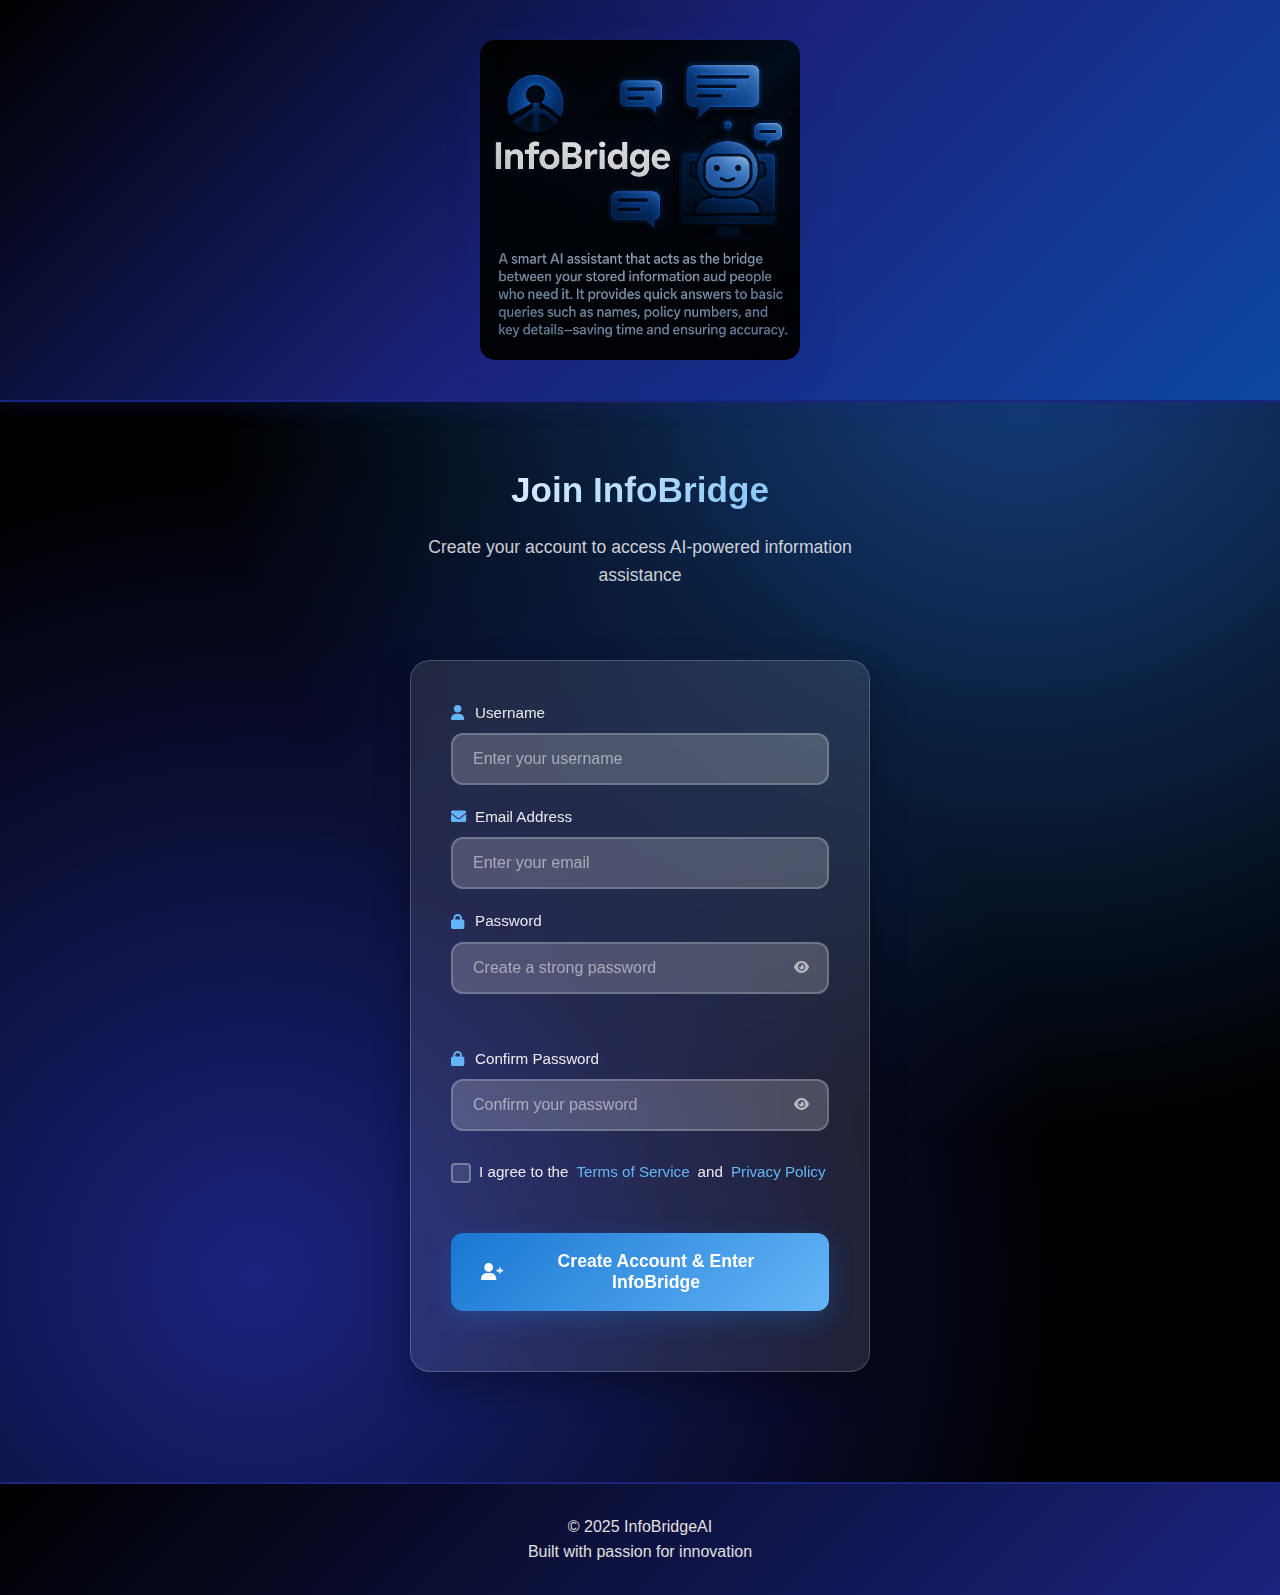
<file: index.html>
<!DOCTYPE html>
<html lang="en">
<head>
    <meta charset="UTF-8">
    <meta name="viewport" content="width=device-width, initial-scale=1.0">
    <title>Welcome to InfoBridge - Sign Up</title>
    <link rel="stylesheet" href="InfoBridge.css">
    <link href="https://fonts.googleapis.com/css2?family=Inter:wght@300;400;500;600;700&display=swap" rel="stylesheet">
    <link rel="stylesheet" href="https://cdnjs.cloudflare.com/ajax/libs/font-awesome/6.0.0/css/all.min.css">
    <style>
        /* Additional styles for the combined page */
        .main-content {
            display: flex;
            flex-direction: column;
            align-items: center;
            max-width: 500px;
            margin: 0 auto;
            padding: 20px;
        }

        .welcome-section {
            text-align: center;
            margin-bottom: 40px;
        }

        .welcome-section h2 {
            font-size: 2.2rem;
            margin-bottom: 15px;
            background: linear-gradient(135deg, #ffffff 0%, #64b5f6 100%);
            -webkit-background-clip: text;
            -webkit-text-fill-color: transparent;
            background-clip: text;
        }

        .welcome-section p {
            font-size: 1.1rem;
            color: rgba(255, 255, 255, 0.8);
            margin-bottom: 30px;
        }

        /* Sign-up form styles integrated */
        .signup-form-container {
            background: rgba(255, 255, 255, 0.1);
            backdrop-filter: blur(10px);
            border: 1px solid rgba(255, 255, 255, 0.2);
            border-radius: 20px;
            padding: 40px;
            box-shadow: 0 15px 35px rgba(0, 0, 0, 0.3);
            width: 100%;
            animation: slideUp 0.8s ease-out;
        }

        @keyframes slideUp {
            from {
                opacity: 0;
                transform: translateY(30px);
            }
            to {
                opacity: 1;
                transform: translateY(0);
            }
        }

        .signup-form {
            display: flex;
            flex-direction: column;
            gap: 20px;
        }

        .form-group {
            display: flex;
            flex-direction: column;
            gap: 8px;
        }

        .form-group label {
            font-weight: 500;
            color: rgba(255, 255, 255, 0.9);
            display: flex;
            align-items: center;
            gap: 8px;
            font-size: 0.95rem;
        }

        .form-group label i {
            color: #64b5f6;
            width: 16px;
        }

        .form-group input {
            padding: 15px 20px;
            border: 2px solid rgba(255, 255, 255, 0.2);
            border-radius: 12px;
            background: rgba(255, 255, 255, 0.1);
            color: white;
            font-size: 1rem;
            transition: all 0.3s ease;
            backdrop-filter: blur(5px);
        }

        .form-group input::placeholder {
            color: rgba(255, 255, 255, 0.5);
        }

        .form-group input:focus {
            outline: none;
            border-color: #64b5f6;
            box-shadow: 0 0 20px rgba(100, 181, 246, 0.3);
            background: rgba(255, 255, 255, 0.15);
        }

        .password-input-container {
            position: relative;
            display: flex;
            align-items: center;
        }

        .password-input-container input {
            flex: 1;
            padding-right: 50px;
        }

        .toggle-password {
            position: absolute;
            right: 15px;
            background: none;
            border: none;
            color: rgba(255, 255, 255, 0.6);
            cursor: pointer;
            padding: 5px;
            border-radius: 4px;
            transition: color 0.3s ease;
        }

        .toggle-password:hover {
            color: #64b5f6;
        }

        .password-strength {
            font-size: 0.85rem;
            margin-top: 5px;
            height: 20px;
        }

        .password-strength.weak {
            color: #f44336;
        }

        .password-strength.medium {
            color: #ff9800;
        }

        .password-strength.strong {
            color: #4caf50;
        }

        .checkbox-group {
            margin: 10px 0;
        }

        .checkbox-container {
            display: flex;
            align-items: flex-start;
            cursor: pointer;
            font-size: 0.9rem;
            line-height: 1.4;
            gap: 12px;
        }

        .checkbox-container input[type="checkbox"] {
            display: none;
        }

        .checkmark {
            width: 20px;
            height: 20px;
            border: 2px solid rgba(255, 255, 255, 0.3);
            border-radius: 4px;
            background: rgba(255, 255, 255, 0.1);
            position: relative;
            transition: all 0.3s ease;
            flex-shrink: 0;
            margin-top: 2px;
        }

        .checkbox-container input[type="checkbox"]:checked + .checkmark {
            background: #64b5f6;
            border-color: #64b5f6;
        }

        .checkbox-container input[type="checkbox"]:checked + .checkmark::after {
            content: '✓';
            position: absolute;
            top: 50%;
            left: 50%;
            transform: translate(-50%, -50%);
            color: white;
            font-size: 12px;
            font-weight: bold;
        }

        .terms-link {
            color: #64b5f6;
            text-decoration: none;
            transition: color 0.3s ease;
        }

        .terms-link:hover {
            color: #90caf9;
            text-decoration: underline;
        }

        .signup-btn {
            background: linear-gradient(135deg, #1976d2 0%, #64b5f6 100%);
            border: none;
            padding: 18px 30px;
            border-radius: 12px;
            color: white;
            font-size: 1.1rem;
            font-weight: 600;
            cursor: pointer;
            transition: all 0.3s ease;
            display: flex;
            align-items: center;
            justify-content: center;
            gap: 10px;
            margin-top: 20px;
            box-shadow: 0 8px 25px rgba(25, 118, 210, 0.3);
        }

        .signup-btn:hover {
            transform: translateY(-2px);
            box-shadow: 0 12px 35px rgba(25, 118, 210, 0.4);
            background: linear-gradient(135deg, #1565c0 0%, #42a5f5 100%);
        }

        .signup-btn:disabled {
            opacity: 0.6;
            cursor: not-allowed;
            transform: none;
        }

        .error-message {
            color: #f44336;
            font-size: 0.85rem;
            margin-top: 5px;
            display: none;
        }

        .error-message.show {
            display: block;
            animation: fadeIn 0.3s ease;
        }

        .message-container {
            margin-top: 20px;
        }

        .success-message, .error-message-global {
            padding: 15px 20px;
            border-radius: 10px;
            font-size: 0.95rem;
            text-align: center;
            display: none;
            animation: slideDown 0.3s ease;
        }

        .success-message {
            background: rgba(76, 175, 80, 0.2);
            border: 1px solid rgba(76, 175, 80, 0.3);
            color: #a5d6a7;
        }

        .error-message-global {
            background: rgba(244, 67, 54, 0.2);
            border: 1px solid rgba(244, 67, 54, 0.3);
            color: #ef9a9a;
        }

        .success-message.show, .error-message-global.show {
            display: block;
        }

        @keyframes fadeIn {
            from { opacity: 0; }
            to { opacity: 1; }
        }

        @keyframes slideDown {
            from {
                opacity: 0;
                transform: translateY(-10px);
            }
            to {
                opacity: 1;
                transform: translateY(0);
            }
        }

        /* Responsive Design */
        @media (max-width: 768px) {
            .main-content {
                max-width: 100%;
                padding: 10px;
            }
            
            .signup-form-container {
                padding: 30px 25px;
            }
            
            .welcome-section h2 {
                font-size: 1.8rem;
            }
        }
    </style>
</head>
<body>
    <header>
        <div class="header-content">
            <img src="InfoBridgeAI JPG.png" alt="InfoBridge AI Assistant" class="header-logo">
        </div>
    </header>

    <main>
        <div class="main-content">
            <!-- Welcome Section -->
            <div class="welcome-section">
                <h2>Join InfoBridge</h2>
                <p>Create your account to access AI-powered information assistance</p>
            </div>

            <!-- Sign-Up Form -->
            <div class="signup-form-container">
                <form id="signupForm" class="signup-form">
                    <div class="form-group">
                        <label for="username">
                            <i class="fas fa-user"></i>
                            Username
                        </label>
                        <input 
                            type="text" 
                            id="username" 
                            name="username" 
                            required 
                            placeholder="Enter your username"
                            minlength="3"
                            maxlength="20"
                        >
                        <div class="error-message" id="usernameError"></div>
                    </div>

                    <div class="form-group">
                        <label for="email">
                            <i class="fas fa-envelope"></i>
                            Email Address
                        </label>
                        <input 
                            type="email" 
                            id="email" 
                            name="email" 
                            required 
                            placeholder="Enter your email"
                        >
                        <div class="error-message" id="emailError"></div>
                    </div>

                    <div class="form-group">
                        <label for="password">
                            <i class="fas fa-lock"></i>
                            Password
                        </label>
                        <div class="password-input-container">
                            <input 
                                type="password" 
                                id="password" 
                                name="password" 
                                required 
                                placeholder="Create a strong password"
                                minlength="8"
                            >
                            <button type="button" class="toggle-password" onclick="togglePassword('password')">
                                <i class="fas fa-eye" id="passwordEye"></i>
                            </button>
                        </div>
                        <div class="password-strength" id="passwordStrength"></div>
                        <div class="error-message" id="passwordError"></div>
                    </div>

                    <div class="form-group">
                        <label for="confirmPassword">
                            <i class="fas fa-lock"></i>
                            Confirm Password
                        </label>
                        <div class="password-input-container">
                            <input 
                                type="password" 
                                id="confirmPassword" 
                                name="confirmPassword" 
                                required 
                                placeholder="Confirm your password"
                            >
                            <button type="button" class="toggle-password" onclick="togglePassword('confirmPassword')">
                                <i class="fas fa-eye" id="confirmPasswordEye"></i>
                            </button>
                        </div>
                        <div class="error-message" id="confirmPasswordError"></div>
                    </div>

                    <div class="form-group checkbox-group">
                        <label class="checkbox-container">
                            <input type="checkbox" id="agreeTerms" required>
                            <span class="checkmark"></span>
                            I agree to the <a href="#" class="terms-link">Terms of Service</a> and <a href="#" class="terms-link">Privacy Policy</a>
                        </label>
                        <div class="error-message" id="termsError"></div>
                    </div>

                    <button type="submit" class="signup-btn" id="signupBtn">
                        <i class="fas fa-user-plus"></i>
                        Create Account & Enter InfoBridge
                    </button>
                </form>

                <!-- Success/Error Messages -->
                <div class="message-container" id="messageContainer">
                    <div class="success-message" id="successMessage"></div>
                    <div class="error-message-global" id="errorMessageGlobal"></div>
                </div>
            </div>
        </div>
    </main>

    <footer>
        <div class="footer-content">
            <p>&copy; 2025 InfoBridgeAI</p>
            <p>Built with passion for innovation</p>
        </div>
    </footer>

    <script src="landing-signup.js"></script>
</body>
</html>
</file>
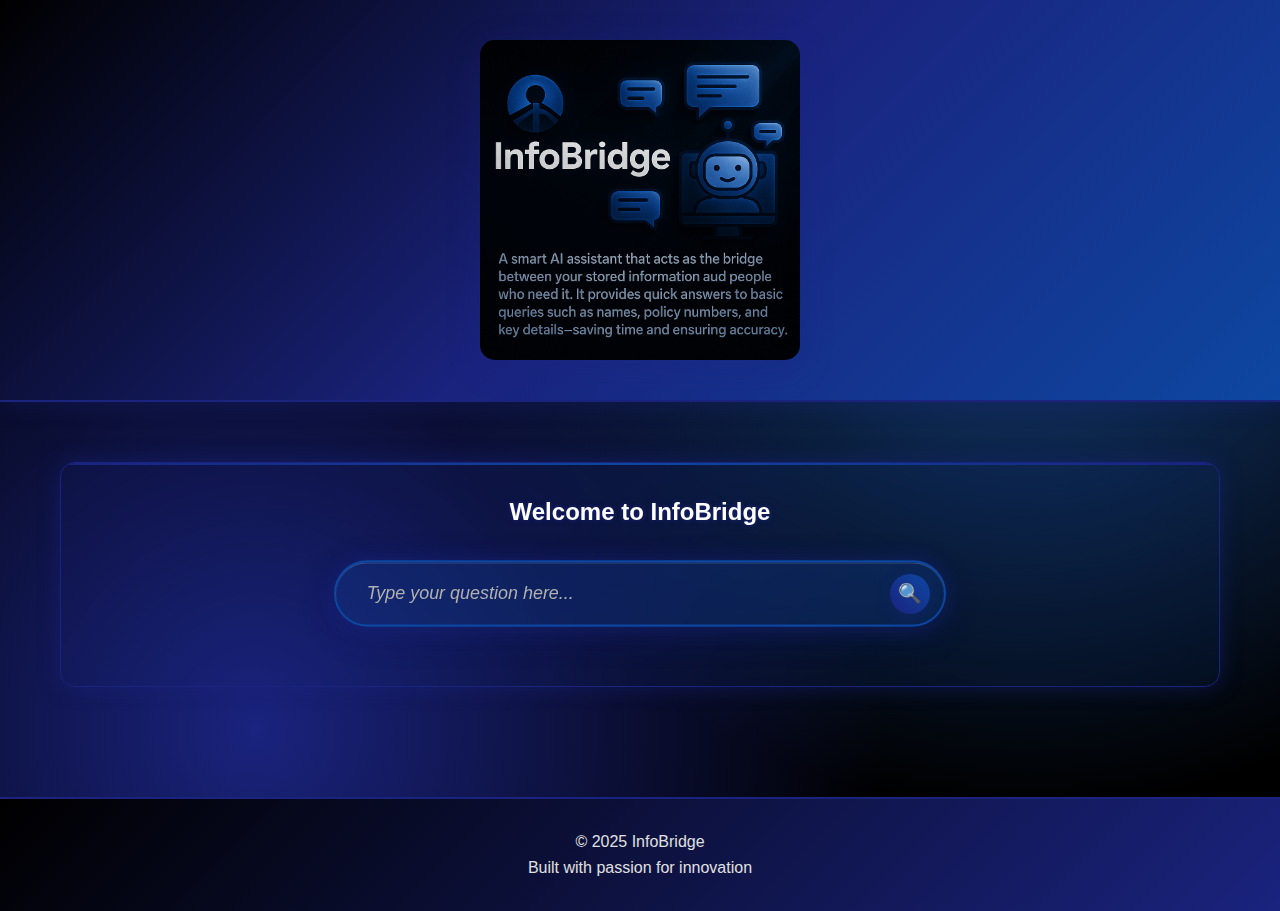
<file: InfoBridge.html>
<!DOCTYPE html>
<html lang="en">
<head>
    <meta charset="UTF-8">
    <meta name="viewport" content="width=device-width, initial-scale=1.0">
    <title>InfoBridgeAI</title>
    <link rel="stylesheet" href="InfoBridge.css">
    <script src="InfoBridge.js"></script>
</head>
<body>
    <header>
        <div class="header-content">
            <img src="InfoBridgeAI JPG.png" alt="InfoBridge AI Assistant" class="header-logo">
        </div>
    </header>

    <main>
        <!-- Main Display -->
        <section id="main" class="card glow">
            <h2>Welcome to InfoBridge</h2>
            <div class="input-container">
                <input type="text" class="circular-input" placeholder="Type your question here..." />
                <button class="search-btn">🔍</button>
            </div>
        </section>
    </main>

    <footer>
        <div class="footer-content">
            <p>&copy; 2025 InfoBridge </p>
            <p>Built with passion for innovation</p>
        </div>
    </footer>

    <script>
        // Smooth scrolling for navigation links
        document.querySelectorAll('a[href^="#"]').forEach(anchor => {
            anchor.addEventListener('click', function (e) {
                e.preventDefault();
                const target = document.querySelector(this.getAttribute('href'));
                if (target) {
                    target.scrollIntoView({
                        behavior: 'smooth',
                        block: 'start'
                    });
                }
            });
        });

        // Add glow effect to cards on hover
        document.querySelectorAll('.card').forEach(card => {
            card.addEventListener('mouseenter', function() {
                this.classList.add('glow');
            });
            card.addEventListener('mouseleave', function() {
                if (!this.classList.contains('glow')) {
                    this.classList.remove('glow');
                }
            });
        });
    </script>
</body>
</html>
</file>
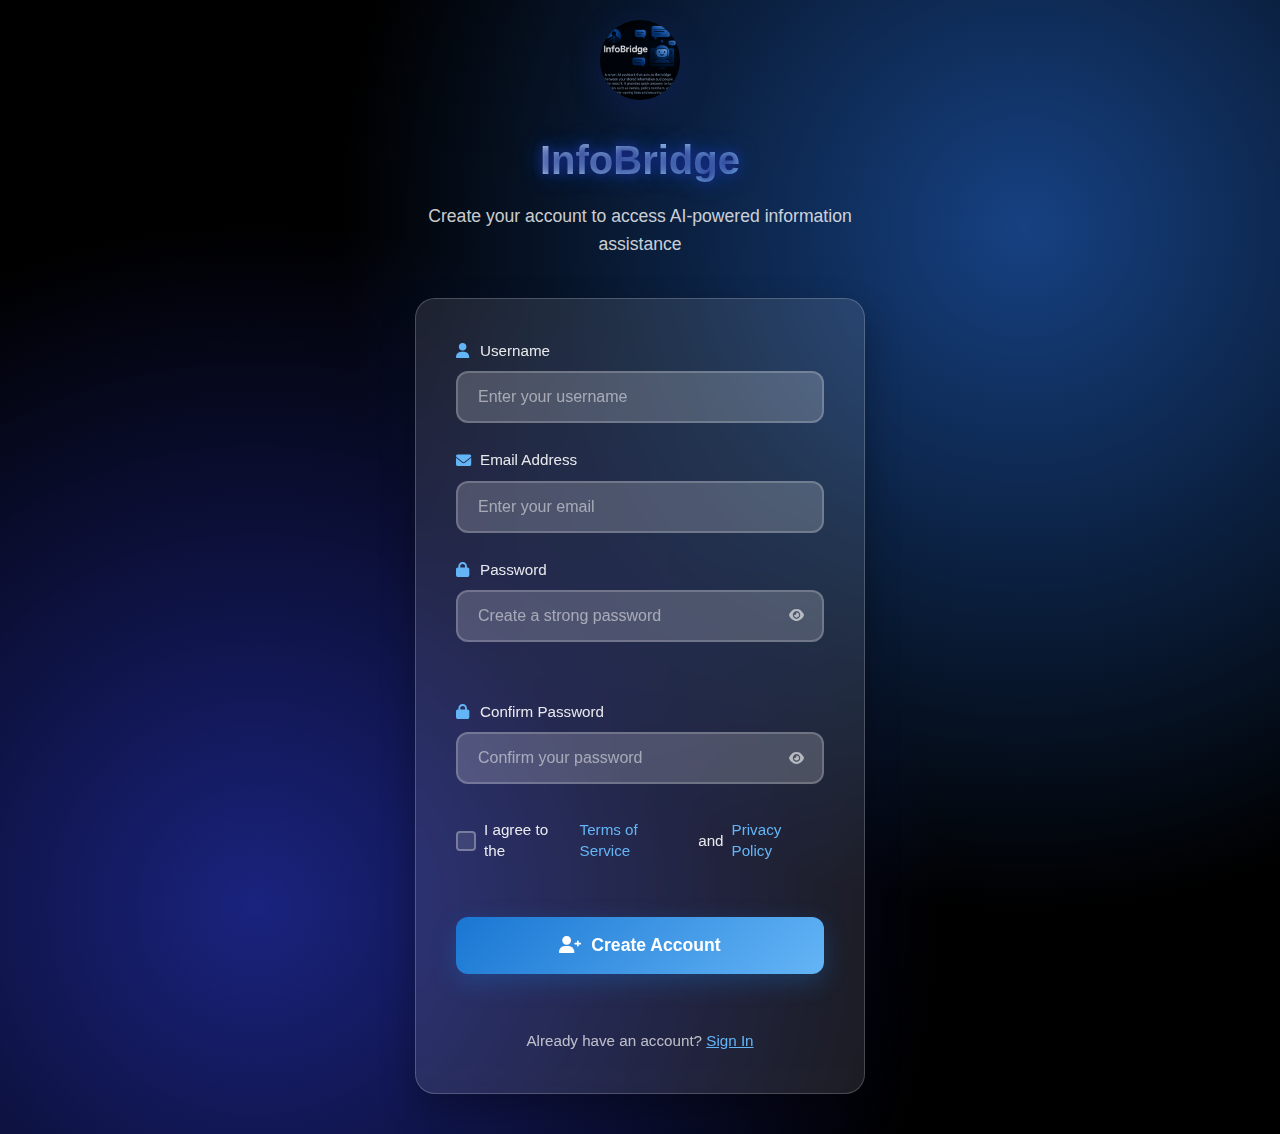
<file: signup.html>
<!DOCTYPE html>
<html lang="en">
<head>
    <meta charset="UTF-8">
    <meta name="viewport" content="width=device-width, initial-scale=1.0">
    <title>Sign Up - InfoBridge</title>
    <link rel="stylesheet" href="signup.css">
    <link rel="stylesheet" href="InfoBridge.css">
    <link href="https://fonts.googleapis.com/css2?family=Inter:wght@300;400;500;600;700&display=swap" rel="stylesheet">
    <link rel="stylesheet" href="https://cdnjs.cloudflare.com/ajax/libs/font-awesome/6.0.0/css/all.min.css">
</head>
<body>
    <div class="signup-container">
        <!-- Header Section -->
        <div class="header">
            <img src="InfoBridgeAI JPG.png" alt="InfoBridge AI" class="logo">
            <h1 id="headerTitle">InfoBridge</h1>
            <p id="headerSubtitle">Create your account to access AI-powered information assistance</p>
        </div>

        <!-- Sign-Up Form -->
        <div class="signup-form-container">
            <form id="signupForm" class="signup-form">
                <div class="form-group">
                    <label for="username">
                        <i class="fas fa-user"></i>
                        Username
                    </label>
                    <input 
                        type="text" 
                        id="username" 
                        name="username" 
                        required 
                        placeholder="Enter your username"
                        minlength="3"
                        maxlength="20"
                    >
                    <div class="error-message" id="usernameError"></div>
                </div>

                <div class="form-group">
                    <label for="email">
                        <i class="fas fa-envelope"></i>
                        Email Address
                    </label>
                    <input 
                        type="email" 
                        id="email" 
                        name="email" 
                        required 
                        placeholder="Enter your email"
                    >
                    <div class="error-message" id="emailError"></div>
                </div>

                <div class="form-group">
                    <label for="password">
                        <i class="fas fa-lock"></i>
                        Password
                    </label>
                    <div class="password-input-container">
                        <input 
                            type="password" 
                            id="password" 
                            name="password" 
                            required 
                            placeholder="Create a strong password"
                            minlength="8"
                        >
                        <button type="button" class="toggle-password" onclick="togglePassword('password')">
                            <i class="fas fa-eye" id="passwordEye"></i>
                        </button>
                    </div>
                    <div class="password-strength" id="passwordStrength"></div>
                    <div class="error-message" id="passwordError"></div>
                </div>

                <div class="form-group">
                    <label for="confirmPassword">
                        <i class="fas fa-lock"></i>
                        Confirm Password
                    </label>
                    <div class="password-input-container">
                        <input 
                            type="password" 
                            id="confirmPassword" 
                            name="confirmPassword" 
                            required 
                            placeholder="Confirm your password"
                        >
                        <button type="button" class="toggle-password" onclick="togglePassword('confirmPassword')">
                            <i class="fas fa-eye" id="confirmPasswordEye"></i>
                        </button>
                    </div>
                    <div class="error-message" id="confirmPasswordError"></div>
                </div>

                <div class="form-group checkbox-group">
                    <label class="checkbox-container">
                        <input type="checkbox" id="agreeTerms" required>
                        <span class="checkmark"></span>
                        I agree to the <a href="#" class="terms-link">Terms of Service</a> and <a href="#" class="terms-link">Privacy Policy</a>
                    </label>
                    <div class="error-message" id="termsError"></div>
                </div>

                <button type="submit" class="signup-btn" id="signupBtn">
                    <i class="fas fa-user-plus"></i>
                    Create Account
                </button>

                <div class="signup-footer">
                    <p>Already have an account? <button class="login-toggle-btn" onclick="toggleToLogin()">Sign In</button></p>
                </div>
            </form>

            <!-- Login Form (Initially Hidden) -->
            <form id="loginForm" class="signup-form" style="display: none;">
                <div class="form-group">
                    <label for="loginUsername">
                        <i class="fas fa-user"></i>
                        Username or Email
                    </label>
                    <input 
                        type="text" 
                        id="loginUsername" 
                        name="loginUsername" 
                        required 
                        placeholder="Enter your username or email"
                    >
                    <div class="error-message" id="loginUsernameError"></div>
                </div>

                <div class="form-group">
                    <label for="loginPassword">
                        <i class="fas fa-lock"></i>
                        Password
                    </label>
                    <div class="password-input-container">
                        <input 
                            type="password" 
                            id="loginPassword" 
                            name="loginPassword" 
                            required 
                            placeholder="Enter your password"
                        >
                        <button type="button" class="toggle-password" onclick="togglePassword('loginPassword')">
                            <i class="fas fa-eye" id="loginPasswordEye"></i>
                        </button>
                    </div>
                    <div class="error-message" id="loginPasswordError"></div>
                </div>

                <button type="submit" class="signup-btn" id="loginBtn">
                    <i class="fas fa-sign-in-alt"></i>
                    Sign In to InfoBridge
                </button>

                <div class="signup-footer">
                    <p>Don't have an account? <button class="login-toggle-btn" onclick="toggleToSignup()">Create Account</button></p>
                </div>
            </form>
        </div>

        <!-- Success/Error Messages -->
        <div class="message-container" id="messageContainer">
            <div class="success-message" id="successMessage"></div>
            <div class="error-message-global" id="errorMessageGlobal"></div>
        </div>
    </div>

    <script src="auth-combined.js"></script>
</body>
</html>
</file>
<file: InfoBridge.css>
/* InfoBridge CSS - Black Background with Navy Dark Blue Design */

/* Global Styles */
* {
    margin: 0;
    padding: 0;
    box-sizing: border-box;
}

body {
    background-color: #000000;
    color: #ffffff;
    font-family: 'Arial', sans-serif;
    line-height: 1.6;
    min-height: 100vh;
    background-image: 
        radial-gradient(circle at 20% 80%, #1a237e 0%, transparent 50%),
        radial-gradient(circle at 80% 20%, #164182 0%, transparent 50%);
}

/* Header Styles */
header {
    background: linear-gradient(135deg, #000000 0%, #1a237e 50%, #0d47a1 100%);
    padding: 20px 0;
    box-shadow: 0 4px 20px rgba(26, 35, 126, 0.3);
    border-bottom: 2px solid #1a237e;
}

.header-content {
    width: 100%;
    margin: 0;
    padding: 0;
    text-align: center;
}

.header-logo {
    width: 25%;
    height: auto;
    display: block;
    margin: 20px auto;
    border-radius: 15px;
    box-shadow: 0 8px 32px rgba(26, 35, 126, 0.3);
    transition: transform 0.3s ease, box-shadow 0.3s ease;
}

.header-logo:hover {
    transform: scale(1.05);
    box-shadow: 0 12px 48px rgba(26, 35, 126, 0.5);
}

.header-description {
    max-width: 800px;
    margin: 20px auto 0;
    color: #e0e0e0;
    font-size: 1.1em;
    line-height: 1.6;
    text-shadow: 0 2px 4px rgba(0, 0, 0, 0.5);
}

h1 {
    color: #151414;
    font-size: 2.5em;
    text-shadow: 0 0 10px #1a237e, 0 0 20px #0d47a1;
    margin-bottom: 10px;
}

/* Navigation Styles */
nav {
    background: rgba(79, 82, 119, 0.2);
    backdrop-filter: blur(10px);
    padding: 15px 0;
    border-bottom: 1px solid #1a237e;
}

.nav-menu {
    max-width: 1200px;
    margin: 0 auto;
    display: flex;
    justify-content: center;
    list-style: none;
    gap: 30px;
    padding: 0 20px;
}

.nav-menu li a {
    color: #ffffff;
    text-decoration: none;
    padding: 10px 20px;
    border-radius: 25px;
    background: linear-gradient(45deg, transparent, rgba(26, 35, 126, 0.3));
    border: 1px solid #1a237e;
    transition: all 0.3s ease;
    position: relative;
    overflow: hidden;
}

.nav-menu li a:hover {
    background: linear-gradient(45deg, #1a237e, #0d47a1);
    box-shadow: 0 5px 15px rgba(26, 35, 126, 0.5);
    transform: translateY(-2px);
}

.nav-menu li a::before {
    content: '';
    position: absolute;
    top: 0;
    left: -100%;
    width: 100%;
    height: 100%;
    background: linear-gradient(90deg, transparent, rgba(255, 255, 255, 0.1), transparent);
    transition: left 0.5s;
}

.nav-menu li a:hover::before {
    left: 100%;
}

/* Main Content Area */
main {
    max-width: 1200px;
    margin: 0 auto;
    padding: 40px 20px;
}

/* Card Styles */
.card {
    background: linear-gradient(135deg, rgba(26, 35, 126, 0.1) 0%, rgba(13, 71, 161, 0.1) 100%);
    border: 1px solid #1a237e;
    border-radius: 15px;
    padding: 30px;
    margin: 20px 0;
    box-shadow: 
        0 8px 32px rgba(26, 35, 126, 0.2),
        inset 0 1px 0 rgba(255, 255, 255, 0.1);
    backdrop-filter: blur(10px);
    position: relative;
    overflow: hidden;
}

.card::before {
    content: '';
    position: absolute;
    top: 0;
    left: 0;
    right: 0;
    height: 2px;
    background: linear-gradient(90deg, #1a237e, #0d47a1, #1a237e);
}

.card h2 {
    color: #ffffff;
    margin-bottom: 15px;
    text-shadow: 0 0 5px #1a237e;
    text-align: center;
}

.card p {
    color: #e0e0e0;
    line-height: 1.8;
}

/* Input Container Styles */
.input-container {
    position: relative;
    max-width: 600px;
    margin: 30px auto;
    display: flex;
    align-items: center;
}

.circular-input {
    width: 100%;
    padding: 20px 60px 20px 30px;
    border-radius: 50px;
    border: 2px solid #1a237e;
    background: rgba(26, 35, 126, 0.1);
    color: #ffffff;
    font-size: 1.1em;
    outline: none;
    transition: all 0.3s ease;
    backdrop-filter: blur(10px);
    box-shadow: 
        0 8px 32px rgba(26, 35, 126, 0.2),
        inset 0 1px 0 rgba(255, 255, 255, 0.1);
}

.circular-input::placeholder {
    color: #b0b0b0;
    font-style: italic;
}

.circular-input:focus {
    border-color: #0d47a1;
    background: rgba(13, 71, 161, 0.2);
    box-shadow: 
        0 0 20px rgba(26, 35, 126, 0.5),
        0 8px 32px rgba(26, 35, 126, 0.3),
        inset 0 1px 0 rgba(255, 255, 255, 0.2);
    transform: scale(1.02);
}

.search-btn {
    position: absolute;
    right: 10px;
    width: 40px;
    height: 40px;
    border-radius: 50%;
    background: linear-gradient(45deg, #1a237e, #0d47a1);
    border: none;
    color: #ffffff;
    font-size: 1.2em;
    cursor: pointer;
    transition: all 0.3s ease;
    display: flex;
    align-items: center;
    justify-content: center;
    box-shadow: 0 4px 15px rgba(26, 35, 126, 0.3);
}

.search-btn:hover {
    background: linear-gradient(45deg, #0d47a1, #1a237e);
    transform: scale(1.1);
    box-shadow: 0 6px 20px rgba(26, 35, 126, 0.5);
}

.search-btn:active {
    transform: scale(0.95);
}

/* Button Styles */
.btn {
    display: inline-block;
    padding: 12px 25px;
    background: linear-gradient(45deg, #1a237e, #0d47a1);
    color: #ffffff;
    text-decoration: none;
    border-radius: 25px;
    border: 1px solid #1a237e;
    transition: all 0.3s ease;
    position: relative;
    overflow: hidden;
    cursor: pointer;
}

.btn:hover {
    background: linear-gradient(45deg, #0d47a1, #1a237e);
    box-shadow: 0 5px 20px rgba(26, 35, 126, 0.4);
    transform: translateY(-2px);
}

.btn::after {
    content: '';
    position: absolute;
    top: 50%;
    left: 50%;
    width: 0;
    height: 0;
    background: rgba(255, 255, 255, 0.2);
    border-radius: 50%;
    transform: translate(-50%, -50%);
    transition: width 0.3s, height 0.3s;
}

.btn:hover::after {
    width: 300px;
    height: 300px;
}

/* Footer Styles */
footer {
    background: linear-gradient(135deg, #000000 0%, #1a237e 100%);
    padding: 30px 0;
    margin-top: 50px;
    border-top: 2px solid #1a237e;
    text-align: center;
}

.footer-content {
    max-width: 1200px;
    margin: 0 auto;
    padding: 0 20px;
    color: #e0e0e0;
}

/* Utility Classes */
.text-center {
    text-align: center;
}

.mb-20 {
    margin-bottom: 20px;
}

.mt-20 {
    margin-top: 20px;
}

/* Responsive Design */
@media (max-width: 768px) {
    .nav-menu {
        flex-direction: column;
        align-items: center;
        gap: 15px;
    }
    
    h1 {
        font-size: 2em;
    }
    
    .card {
        padding: 20px;
        margin: 15px 0;
    }
    
    main {
        padding: 20px 15px;
    }
    
    .header-logo {
        width: 70%;
        margin: 15px auto;
    }
    
    .header-description {
        font-size: 1em;
        padding: 0 10px;
    }
    
    .input-container {
        margin: 20px 15px;
    }
    
    .circular-input {
        padding: 15px 50px 15px 20px;
        font-size: 1em;
    }
    
    .search-btn {
        width: 35px;
        height: 35px;
        right: 8px;
        font-size: 1em;
    }
}

/* Scrollbar Styling */
::-webkit-scrollbar {
    width: 12px;
}

::-webkit-scrollbar-track {
    background: #000000;
    border-radius: 10px;
}

::-webkit-scrollbar-thumb {
    background: linear-gradient(135deg, #1a237e, #0d47a1);
    border-radius: 10px;
    border: 2px solid #000000;
}

::-webkit-scrollbar-thumb:hover {
    background: linear-gradient(135deg, #0d47a1, #1a237e);
}

/* Glow Effects */
.glow {
    box-shadow: 0 0 20px rgba(26, 35, 126, 0.5);
}

.text-glow {
    text-shadow: 0 0 10px #1a237e, 0 0 20px #0d47a1;
}
</file>
<file: signup.css>
/* InfoBridge Sign-Up Page Styles */
* {
    margin: 0;
    padding: 0;
    box-sizing: border-box;
}

body {
    font-family: 'Inter', sans-serif;
    background: linear-gradient(135deg, #000000 0%, #1a237e 50%, #0d47a1 100%);
    min-height: 100vh;
    display: flex;
    align-items: center;
    justify-content: center;
    padding: 20px;
    color: white;
    transition: all 0.8s ease-in-out;
}

/* Transition animations */
@keyframes fadeOut {
    from { opacity: 1; transform: scale(1); }
    to { opacity: 0; transform: scale(0.95); }
}

@keyframes fadeIn {
    from { opacity: 0; transform: translateY(20px); }
    to { opacity: 1; transform: translateY(0); }
}

.transition-out {
    animation: fadeOut 0.5s ease-in-out forwards;
}

.signup-container {
    width: 100%;
    max-width: 450px;
    animation: slideUp 0.8s ease-out;
}

@keyframes slideUp {
    from {
        opacity: 0;
        transform: translateY(30px);
    }
    to {
        opacity: 1;
        transform: translateY(0);
    }
}

/* Header Styles */
.header {
    text-align: center;
    margin-bottom: 40px;
}

.logo {
    width: 80px;
    height: 80px;
    border-radius: 50%;
    margin-bottom: 20px;
    box-shadow: 0 8px 32px rgba(26, 35, 126, 0.3);
    transition: transform 0.3s ease;
}

.logo:hover {
    transform: scale(1.05);
}

.header h1 {
    font-size: 2.5rem;
    font-weight: 700;
    margin-bottom: 10px;
    background: linear-gradient(135deg, #ffffff 0%, #64b5f6 100%);
    -webkit-background-clip: text;
    -webkit-text-fill-color: transparent;
    background-clip: text;
}

.header p {
    font-size: 1.1rem;
    color: rgba(255, 255, 255, 0.8);
    font-weight: 300;
}

/* Form Container */
.signup-form-container {
    background: rgba(255, 255, 255, 0.1);
    backdrop-filter: blur(10px);
    border: 1px solid rgba(255, 255, 255, 0.2);
    border-radius: 20px;
    padding: 40px;
    box-shadow: 0 15px 35px rgba(0, 0, 0, 0.3);
}

/* Form Styles */
.signup-form {
    display: flex;
    flex-direction: column;
    gap: 25px;
}

.form-group {
    display: flex;
    flex-direction: column;
    gap: 8px;
}

.form-group label {
    font-weight: 500;
    color: rgba(255, 255, 255, 0.9);
    display: flex;
    align-items: center;
    gap: 8px;
    font-size: 0.95rem;
}

.form-group label i {
    color: #64b5f6;
    width: 16px;
}

/* Input Styles */
.form-group input {
    padding: 15px 20px;
    border: 2px solid rgba(255, 255, 255, 0.2);
    border-radius: 12px;
    background: rgba(255, 255, 255, 0.1);
    color: white;
    font-size: 1rem;
    transition: all 0.3s ease;
    backdrop-filter: blur(5px);
}

.form-group input::placeholder {
    color: rgba(255, 255, 255, 0.5);
}

.form-group input:focus {
    outline: none;
    border-color: #64b5f6;
    box-shadow: 0 0 20px rgba(100, 181, 246, 0.3);
    background: rgba(255, 255, 255, 0.15);
}

.form-group input:valid {
    border-color: #4caf50;
}

.form-group input:invalid:not(:placeholder-shown) {
    border-color: #f44336;
}

/* Password Input Container */
.password-input-container {
    position: relative;
    display: flex;
    align-items: center;
}

.password-input-container input {
    flex: 1;
    padding-right: 50px;
}

.toggle-password {
    position: absolute;
    right: 15px;
    background: none;
    border: none;
    color: rgba(255, 255, 255, 0.6);
    cursor: pointer;
    padding: 5px;
    border-radius: 4px;
    transition: color 0.3s ease;
}

.toggle-password:hover {
    color: #64b5f6;
}

/* Password Strength Indicator */
.password-strength {
    font-size: 0.85rem;
    margin-top: 5px;
    height: 20px;
}

.password-strength.weak {
    color: #f44336;
}

.password-strength.medium {
    color: #ff9800;
}

.password-strength.strong {
    color: #4caf50;
}

/* Checkbox Styles */
.checkbox-group {
    margin: 10px 0;
}

.checkbox-container {
    display: flex;
    align-items: flex-start;
    cursor: pointer;
    font-size: 0.9rem;
    line-height: 1.4;
    gap: 12px;
}

.checkbox-container input[type="checkbox"] {
    display: none;
}

.checkmark {
    width: 20px;
    height: 20px;
    border: 2px solid rgba(255, 255, 255, 0.3);
    border-radius: 4px;
    background: rgba(255, 255, 255, 0.1);
    position: relative;
    transition: all 0.3s ease;
    flex-shrink: 0;
    margin-top: 2px;
}

.checkbox-container input[type="checkbox"]:checked + .checkmark {
    background: #64b5f6;
    border-color: #64b5f6;
}

.checkbox-container input[type="checkbox"]:checked + .checkmark::after {
    content: '✓';
    position: absolute;
    top: 50%;
    left: 50%;
    transform: translate(-50%, -50%);
    color: white;
    font-size: 12px;
    font-weight: bold;
}

.terms-link {
    color: #64b5f6;
    text-decoration: none;
    transition: color 0.3s ease;
}

.terms-link:hover {
    color: #90caf9;
    text-decoration: underline;
}

/* Button Styles */
.signup-btn {
    background: linear-gradient(135deg, #1976d2 0%, #64b5f6 100%);
    border: none;
    padding: 18px 30px;
    border-radius: 12px;
    color: white;
    font-size: 1.1rem;
    font-weight: 600;
    cursor: pointer;
    transition: all 0.3s ease;
    display: flex;
    align-items: center;
    justify-content: center;
    gap: 10px;
    margin-top: 20px;
    box-shadow: 0 8px 25px rgba(25, 118, 210, 0.3);
}

.signup-btn:hover {
    transform: translateY(-2px);
    box-shadow: 0 12px 35px rgba(25, 118, 210, 0.4);
    background: linear-gradient(135deg, #1565c0 0%, #42a5f5 100%);
}

.signup-btn:active {
    transform: translateY(0);
}

.signup-btn:disabled {
    opacity: 0.6;
    cursor: not-allowed;
    transform: none;
}

/* Footer Links */
.signup-footer {
    text-align: center;
    margin-top: 30px;
    display: flex;
    flex-direction: column;
    gap: 15px;
}

.signup-footer p {
    color: rgba(255, 255, 255, 0.7);
    font-size: 0.95rem;
}

.login-link, .back-link {
    color: #64b5f6;
    text-decoration: none;
    font-weight: 500;
    transition: color 0.3s ease;
}

.login-link:hover, .back-link:hover {
    color: #90caf9;
    text-decoration: underline;
}

.login-toggle-btn {
    background: none;
    border: none;
    color: #64b5f6;
    font-weight: 500;
    cursor: pointer;
    text-decoration: underline;
    font-size: inherit;
    transition: color 0.3s ease;
}

.login-toggle-btn:hover {
    color: #90caf9;
}

/* Error Messages */
.error-message {
    color: #f44336;
    font-size: 0.85rem;
    margin-top: 5px;
    display: none;
}

.error-message.show {
    display: block;
    animation: fadeIn 0.3s ease;
}

/* Global Messages */
.message-container {
    margin-top: 20px;
}

.success-message, .error-message-global {
    padding: 15px 20px;
    border-radius: 10px;
    font-size: 0.95rem;
    text-align: center;
    display: none;
    animation: slideDown 0.3s ease;
}

.success-message {
    background: rgba(76, 175, 80, 0.2);
    border: 1px solid rgba(76, 175, 80, 0.3);
    color: #a5d6a7;
}

.error-message-global {
    background: rgba(244, 67, 54, 0.2);
    border: 1px solid rgba(244, 67, 54, 0.3);
    color: #ef9a9a;
}

.success-message.show, .error-message-global.show {
    display: block;
}

@keyframes fadeIn {
    from { opacity: 0; }
    to { opacity: 1; }
}

@keyframes slideDown {
    from {
        opacity: 0;
        transform: translateY(-10px);
    }
    to {
        opacity: 1;
        transform: translateY(0);
    }
}

/* Main Interface Styles (when logged in) */
.header-content {
    display: flex;
    justify-content: space-between;
    align-items: center;
    max-width: 1200px;
    margin: 0 auto;
    padding: 0 20px;
}

.user-info {
    display: flex;
    align-items: center;
    gap: 15px;
}

.welcome-user {
    color: #64b5f6;
    font-weight: 500;
    font-size: 0.95rem;
}

.logout-btn {
    padding: 8px 16px;
    background: transparent;
    border: 1px solid #f44336;
    color: #f44336;
    border-radius: 20px;
    cursor: pointer;
    font-size: 0.85rem;
    transition: all 0.3s ease;
}

.logout-btn:hover {
    background: rgba(244, 67, 54, 0.1);
    transform: translateY(-1px);
}

/* Responsive Design */
@media (max-width: 768px) {
    .signup-container {
        max-width: 100%;
        margin: 0 10px;
    }
    
    .signup-form-container {
        padding: 30px 25px;
    }
    
    .header h1 {
        font-size: 2rem;
    }
    
    .header p {
        font-size: 1rem;
    }
    
    .signup-footer {
        flex-direction: column;
        gap: 10px;
    }
    
    .header-content {
        flex-direction: column;
        gap: 15px;
        text-align: center;
    }
    
    .user-info {
        flex-direction: column;
        gap: 10px;
    }
}

/* Additional animations for smooth transitions */
@keyframes slideUp {
    from {
        opacity: 0;
        transform: translateY(20px);
    }
    to {
        opacity: 1;
        transform: translateY(0);
    }
}

/* Ensure main interface elements inherit proper styling */
.search-results {
    animation: slideUp 0.5s ease-out;
}

/* Override any conflicting styles when in main mode */
body.main-interface {
    font-family: 'Arial', sans-serif !important;
}

body.main-interface .card {
    background: linear-gradient(135deg, rgba(26, 35, 126, 0.1) 0%, rgba(13, 71, 161, 0.1) 100%) !important;
    border: 1px solid #1a237e !important;
    border-radius: 15px !important;
    padding: 30px !important;
    margin: 20px 0 !important;
    box-shadow: 
        0 8px 32px rgba(26, 35, 126, 0.2),
        inset 0 1px 0 rgba(255, 255, 255, 0.1) !important;
    backdrop-filter: blur(10px) !important;
}

@media (max-width: 480px) {
    .signup-form-container {
        padding: 25px 20px;
    }
    
    .header h1 {
        font-size: 1.8rem;
    }
    
    .form-group input {
        padding: 12px 15px;
        font-size: 0.95rem;
    }
    
    .signup-btn {
        padding: 15px 25px;
        font-size: 1rem;
    }
}
</file>
